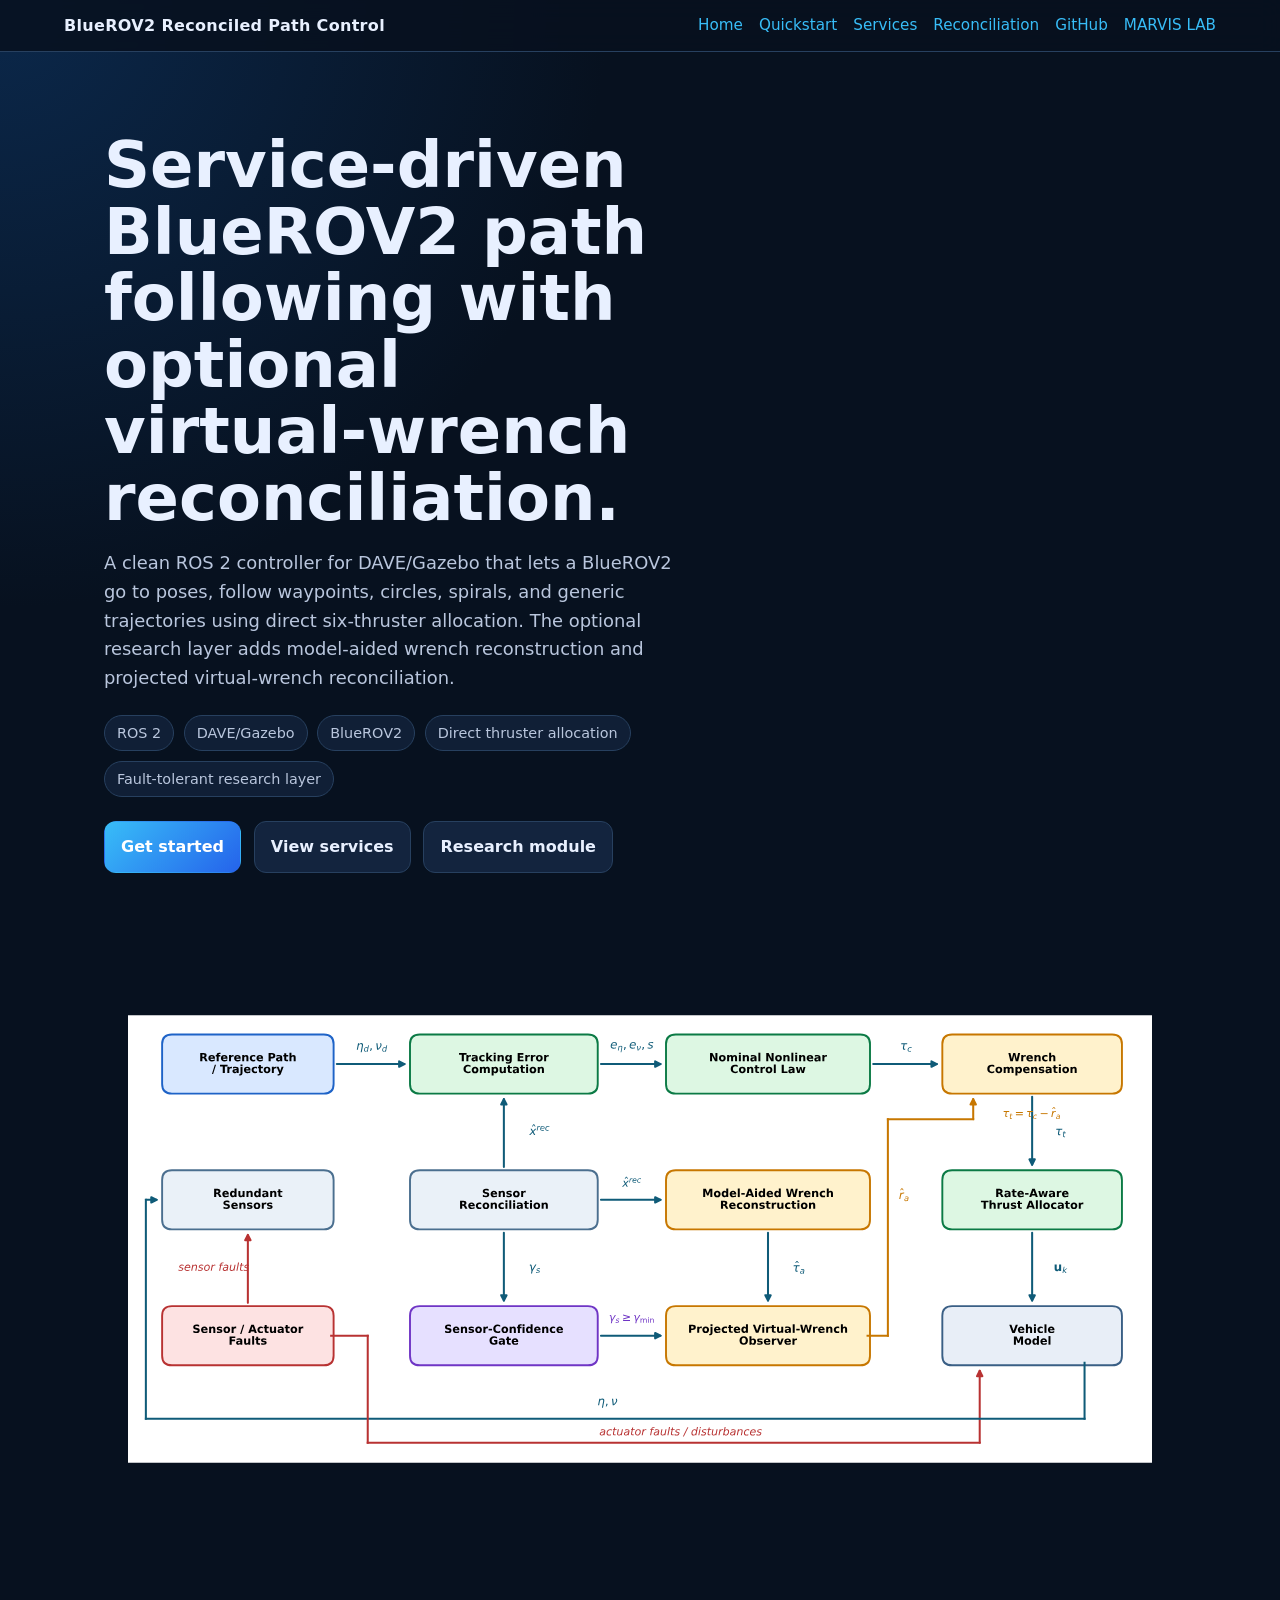
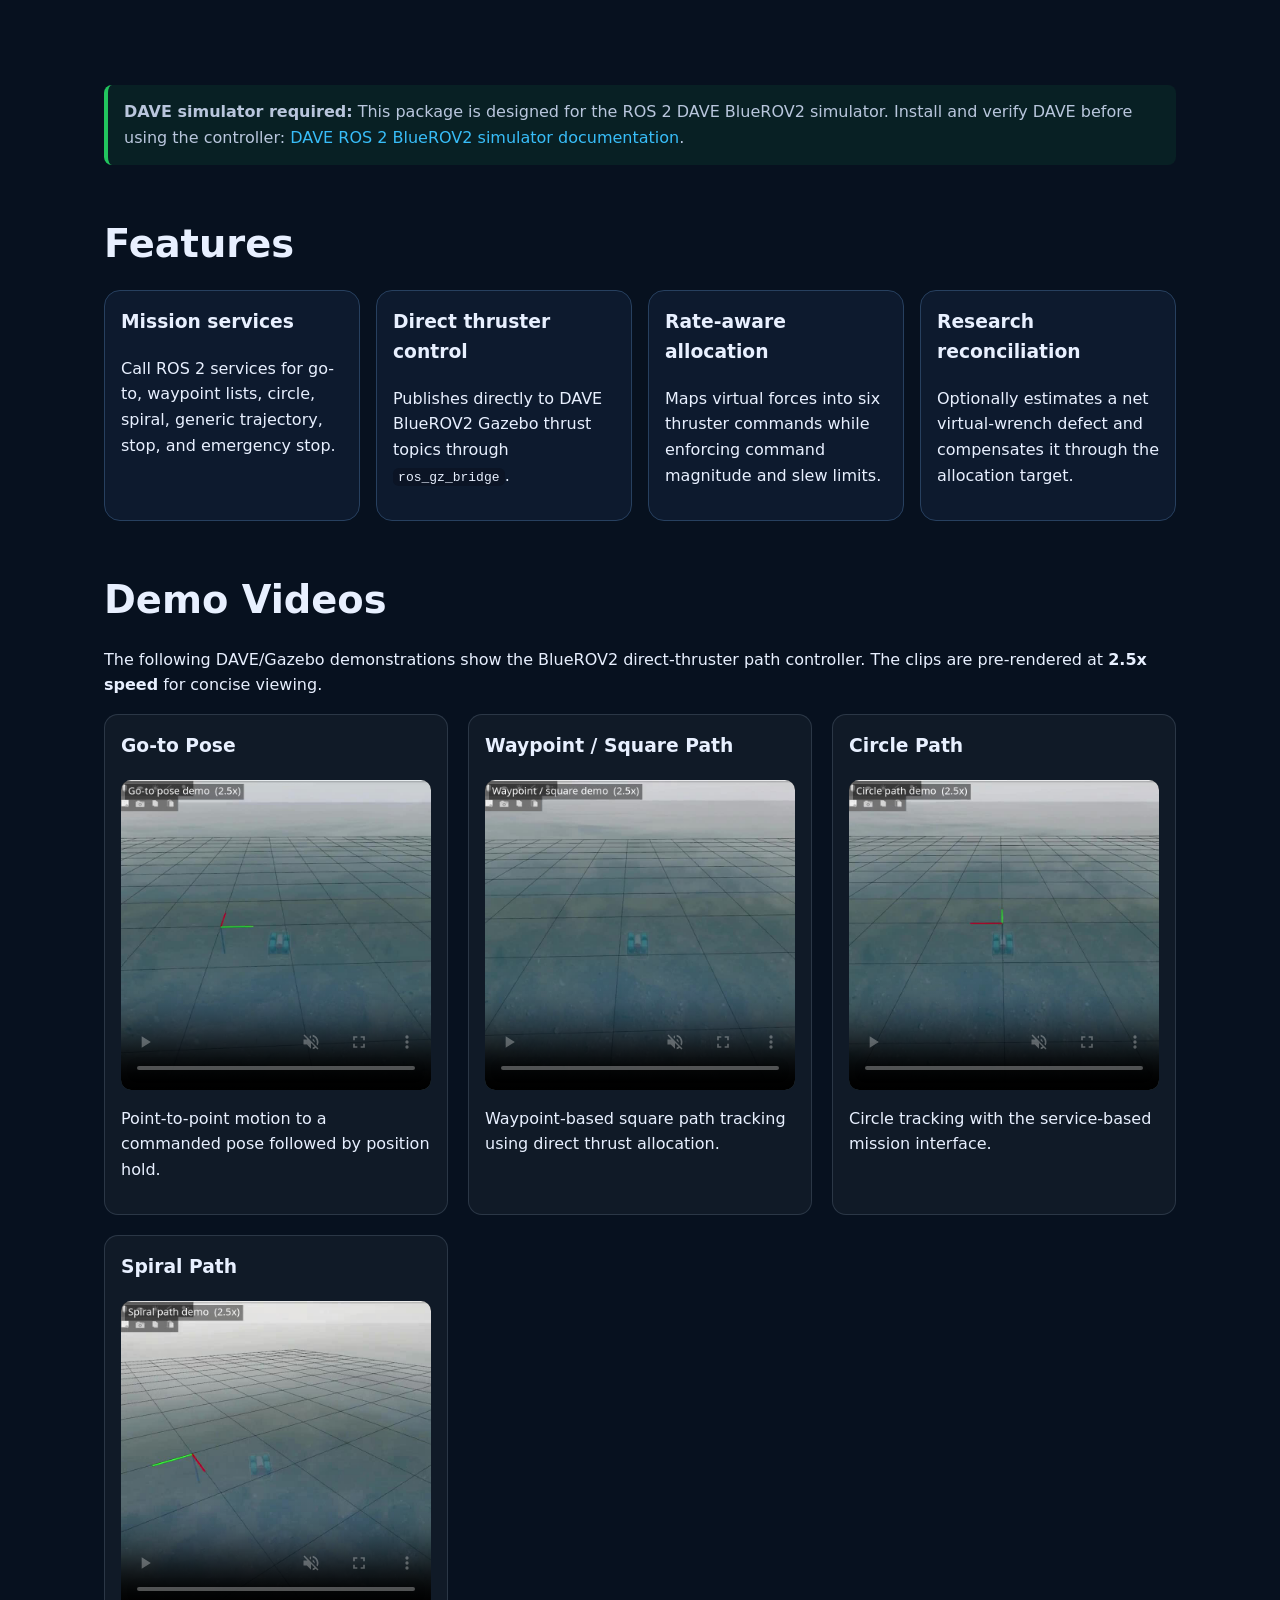
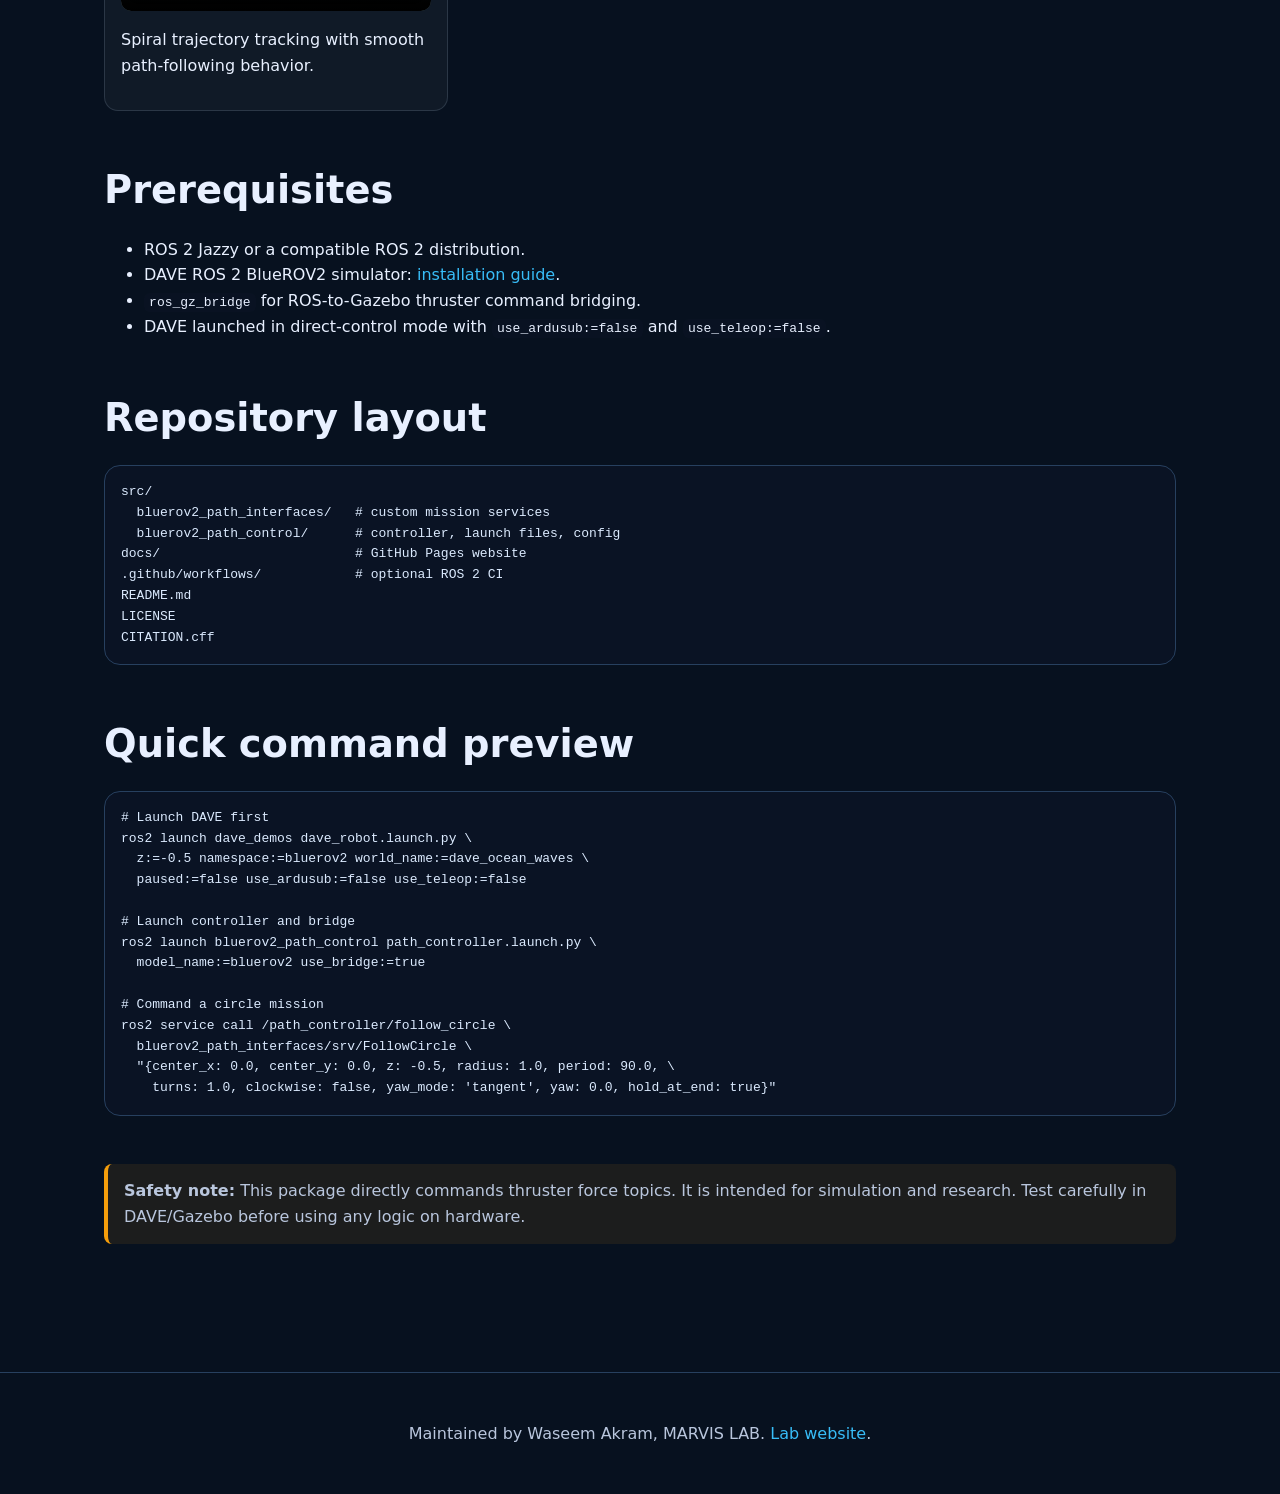
<file: docs/index.html>
<!doctype html>
<html lang="en">
<head>
  <meta charset="utf-8" />
  <meta name="viewport" content="width=device-width, initial-scale=1" />
  <title>BlueROV2 Reconciled Path Control</title>
  <meta name="description" content="ROS 2 direct-thruster path-following controller for BlueROV2 in DAVE/Gazebo with optional model-aided virtual-wrench reconciliation." />
  <link rel="stylesheet" href="assets/style.css" />
</head>
<body>
<nav>
  <div class="brand">BlueROV2 Reconciled Path Control</div>
  <div class="links">
    <a href="index.html">Home</a>
    <a href="quickstart.html">Quickstart</a>
    <a href="api.html">Services</a>
    <a href="reconciliation.html">Reconciliation</a>
    <a href="https://github.com/drwa92/bluerov2_reconciled_path_control_ros2">GitHub</a>
    <a href="https://drwa92.github.io/marvis-lab/">MARVIS LAB</a>
  </div>
</nav>
<header class="hero">
  <div>
    <h1>Service-driven BlueROV2 path following with optional virtual-wrench reconciliation.</h1>
    <p>
      A clean ROS 2 controller for DAVE/Gazebo that lets a BlueROV2 go to poses,
      follow waypoints, circles, spirals, and generic trajectories using direct six-thruster allocation.
      The optional research layer adds model-aided wrench reconstruction and projected virtual-wrench reconciliation.
    </p>
    <div class="badges">
      <span class="badge">ROS 2</span><span class="badge">DAVE/Gazebo</span><span class="badge">BlueROV2</span>
      <span class="badge">Direct thruster allocation</span><span class="badge">Fault-tolerant research layer</span>
    </div>
    <div class="actions">
      <a class="button primary" href="quickstart.html">Get started</a>
      <a class="button" href="api.html">View services</a>
      <a class="button" href="reconciliation.html">Research module</a>
    </div>
  </div>

 <div class="card diagram-card">
  <img class="diagram" src="assets/fig_sg_pvwr_framework_final.svg" alt="SG-PVWR framework diagram" />
</div>
</header>
<main>
  <section class="callout">
    <strong>DAVE simulator required:</strong>
    This package is designed for the ROS 2 DAVE BlueROV2 simulator. Install and verify DAVE before using the controller:
    <a href="https://dave-ros2.notion.site/?v=d54cc8422868455888cc629d8e6117a9">DAVE ROS 2 BlueROV2 simulator documentation</a>.
  </section>

  <section>
    <h2>Features</h2>
    <div class="grid">
      <div class="feature"><h3>Mission services</h3><p>Call ROS 2 services for go-to, waypoint lists, circle, spiral, generic trajectory, stop, and emergency stop.</p></div>
      <div class="feature"><h3>Direct thruster control</h3><p>Publishes directly to DAVE BlueROV2 Gazebo thrust topics through <code>ros_gz_bridge</code>.</p></div>
      <div class="feature"><h3>Rate-aware allocation</h3><p>Maps virtual forces into six thruster commands while enforcing command magnitude and slew limits.</p></div>
      <div class="feature"><h3>Research reconciliation</h3><p>Optionally estimates a net virtual-wrench defect and compensates it through the allocation target.</p></div>
    </div>
  </section>
<section class="section" id="demo-videos">
  <h2>Demo Videos</h2>
  <p>
    The following DAVE/Gazebo demonstrations show the BlueROV2 direct-thruster path controller.
    The clips are pre-rendered at <strong>2.5x speed</strong> for concise viewing.
  </p>

  <div class="video-grid">
    <article class="video-card">
      <h3>Go-to Pose</h3>
      <video controls muted playsinline preload="metadata" poster="assets/videos/goto_demo.jpg">
        <source src="assets/videos/goto_demo.mp4" type="video/mp4" />
        Your browser does not support the video tag.
      </video>
      <p>Point-to-point motion to a commanded pose followed by position hold.</p>
    </article>

    <article class="video-card">
      <h3>Waypoint / Square Path</h3>
      <video controls muted playsinline preload="metadata" poster="assets/videos/waypoint_square_demo.jpg">
        <source src="assets/videos/waypoint_square_demo.mp4" type="video/mp4" />
        Your browser does not support the video tag.
      </video>
      <p>Waypoint-based square path tracking using direct thrust allocation.</p>
    </article>

    <article class="video-card">
      <h3>Circle Path</h3>
      <video controls muted playsinline preload="metadata" poster="assets/videos/circle_demo.jpg">
        <source src="assets/videos/circle_demo.mp4" type="video/mp4" />
        Your browser does not support the video tag.
      </video>
      <p>Circle tracking with the service-based mission interface.</p>
    </article>

    <article class="video-card">
      <h3>Spiral Path</h3>
      <video controls muted playsinline preload="metadata" poster="assets/videos/spiral_demo.jpg">
        <source src="assets/videos/spiral_demo.mp4" type="video/mp4" />
        Your browser does not support the video tag.
      </video>
      <p>Spiral trajectory tracking with smooth path-following behavior.</p>
    </article>
  </div>
</section>
  <section>
    <h2>Prerequisites</h2>
    <ul>
      <li>ROS 2 Jazzy or a compatible ROS 2 distribution.</li>
      <li>DAVE ROS 2 BlueROV2 simulator: <a href="https://dave-ros2.notion.site/?v=d54cc8422868455888cc629d8e6117a9">installation guide</a>.</li>
      <li><code>ros_gz_bridge</code> for ROS-to-Gazebo thruster command bridging.</li>
      <li>DAVE launched in direct-control mode with <code>use_ardusub:=false</code> and <code>use_teleop:=false</code>.</li>
    </ul>
  </section>

  <section>
    <h2>Repository layout</h2>
<pre><code>src/
  bluerov2_path_interfaces/   # custom mission services
  bluerov2_path_control/      # controller, launch files, config
docs/                         # GitHub Pages website
.github/workflows/            # optional ROS 2 CI
README.md
LICENSE
CITATION.cff</code></pre>
  </section>

  <section>
    <h2>Quick command preview</h2>
<pre><code># Launch DAVE first
ros2 launch dave_demos dave_robot.launch.py \
  z:=-0.5 namespace:=bluerov2 world_name:=dave_ocean_waves \
  paused:=false use_ardusub:=false use_teleop:=false

# Launch controller and bridge
ros2 launch bluerov2_path_control path_controller.launch.py \
  model_name:=bluerov2 use_bridge:=true

# Command a circle mission
ros2 service call /path_controller/follow_circle \
  bluerov2_path_interfaces/srv/FollowCircle \
  "{center_x: 0.0, center_y: 0.0, z: -0.5, radius: 1.0, period: 90.0, \
    turns: 1.0, clockwise: false, yaw_mode: 'tangent', yaw: 0.0, hold_at_end: true}"</code></pre>
  </section>

  <section class="callout warning">
    <strong>Safety note:</strong> This package directly commands thruster force topics. It is intended for simulation and research. Test carefully in DAVE/Gazebo before using any logic on hardware.
  </section>
</main>
<footer><p>Maintained by Waseem Akram, MARVIS LAB. <a href="https://drwa92.github.io/marvis-lab/">Lab website</a>.</p></footer>
</body>
</html>
</file>
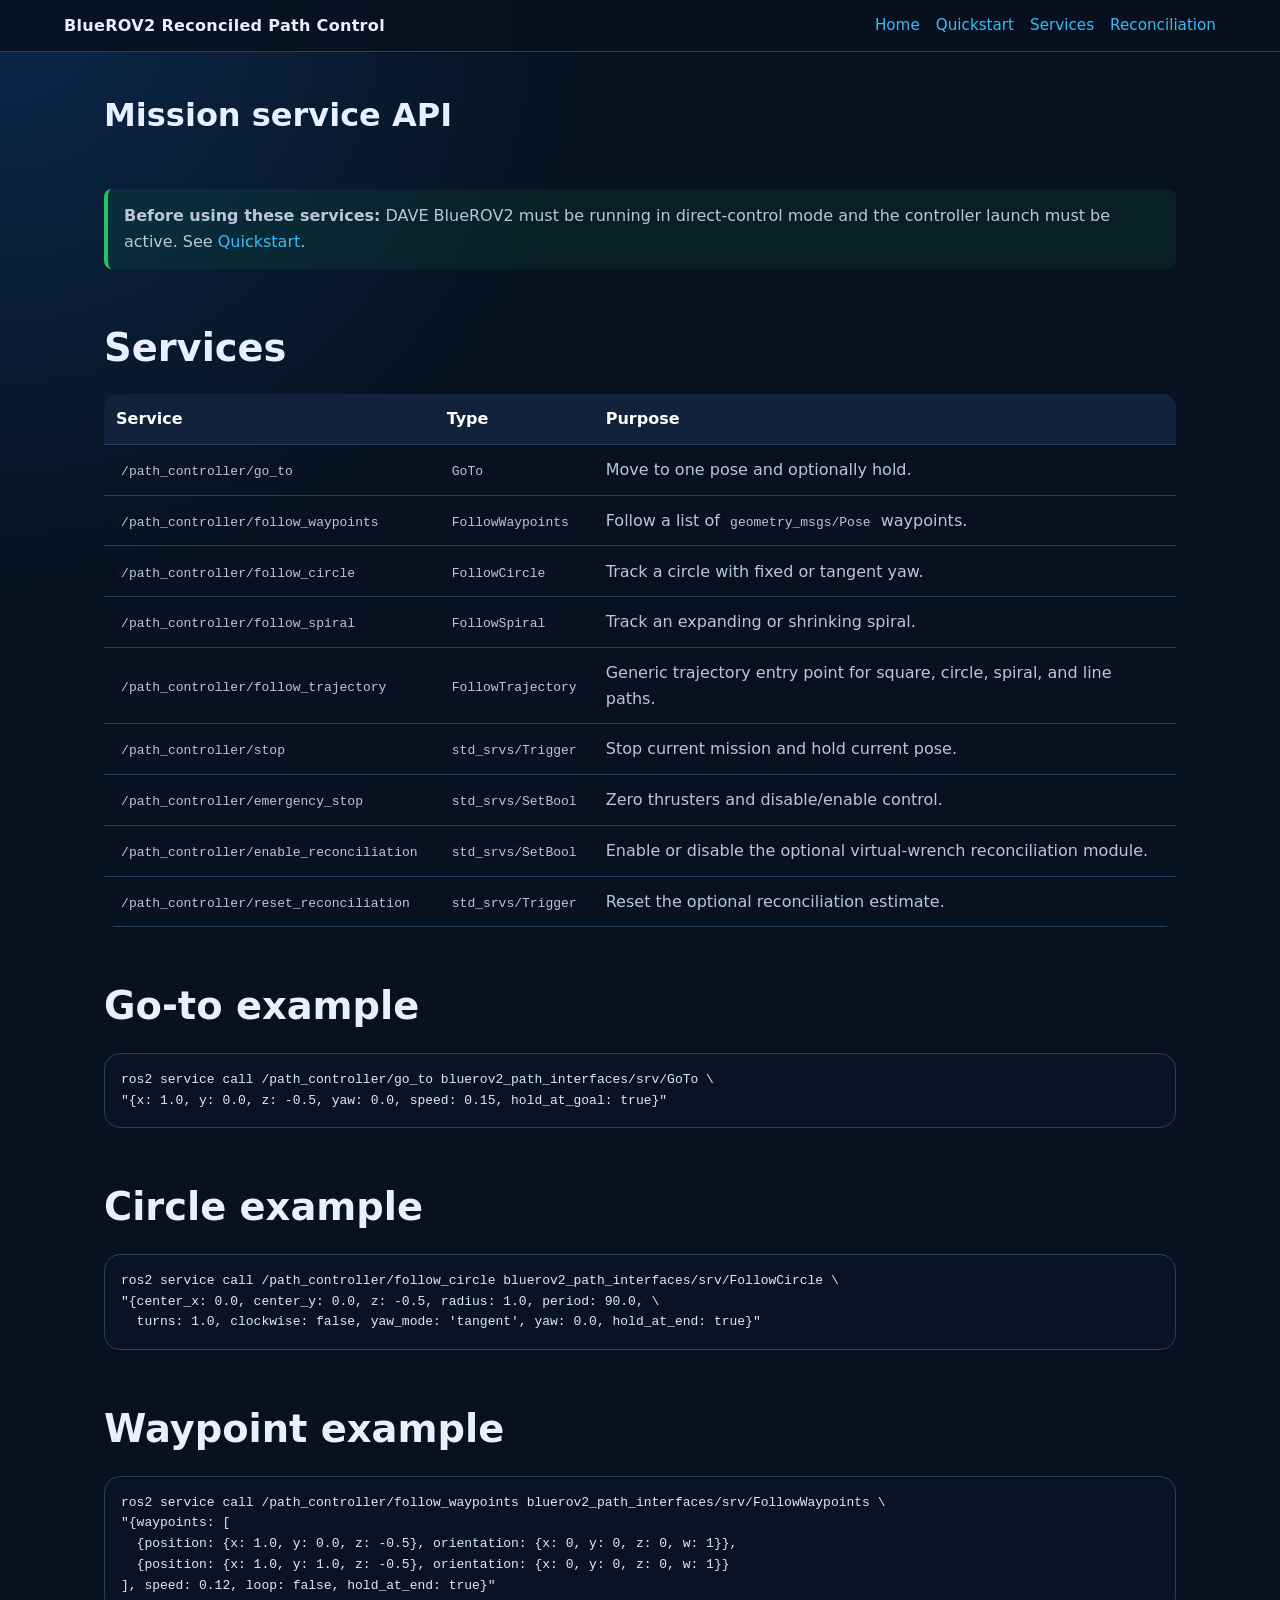
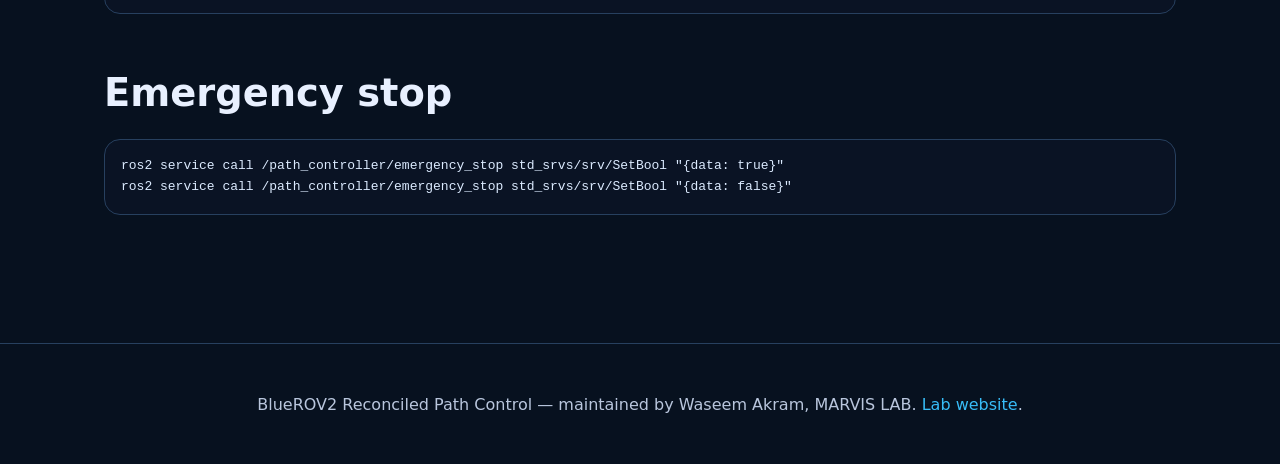
<file: docs/api.html>
<!doctype html>
<html lang="en"><head><meta charset="utf-8"/><meta name="viewport" content="width=device-width, initial-scale=1"/><title>Services | BlueROV2 Reconciled Path Control</title><link rel="stylesheet" href="assets/style.css"/></head>
<body><nav><div class="brand">BlueROV2 Reconciled Path Control</div><div class="links"><a href="index.html">Home</a><a href="quickstart.html">Quickstart</a><a href="api.html">Services</a><a href="reconciliation.html">Reconciliation</a></div></nav>
<main><h1>Mission service API</h1>
<section class="callout"><strong>Before using these services:</strong> DAVE BlueROV2 must be running in direct-control mode and the controller launch must be active. See <a href="quickstart.html">Quickstart</a>.</section>
<section><h2>Services</h2>
<table><thead><tr><th>Service</th><th>Type</th><th>Purpose</th></tr></thead><tbody>
<tr><td><code>/path_controller/go_to</code></td><td><code>GoTo</code></td><td>Move to one pose and optionally hold.</td></tr>
<tr><td><code>/path_controller/follow_waypoints</code></td><td><code>FollowWaypoints</code></td><td>Follow a list of <code>geometry_msgs/Pose</code> waypoints.</td></tr>
<tr><td><code>/path_controller/follow_circle</code></td><td><code>FollowCircle</code></td><td>Track a circle with fixed or tangent yaw.</td></tr>
<tr><td><code>/path_controller/follow_spiral</code></td><td><code>FollowSpiral</code></td><td>Track an expanding or shrinking spiral.</td></tr>
<tr><td><code>/path_controller/follow_trajectory</code></td><td><code>FollowTrajectory</code></td><td>Generic trajectory entry point for square, circle, spiral, and line paths.</td></tr>
<tr><td><code>/path_controller/stop</code></td><td><code>std_srvs/Trigger</code></td><td>Stop current mission and hold current pose.</td></tr>
<tr><td><code>/path_controller/emergency_stop</code></td><td><code>std_srvs/SetBool</code></td><td>Zero thrusters and disable/enable control.</td></tr>
<tr><td><code>/path_controller/enable_reconciliation</code></td><td><code>std_srvs/SetBool</code></td><td>Enable or disable the optional virtual-wrench reconciliation module.</td></tr>
<tr><td><code>/path_controller/reset_reconciliation</code></td><td><code>std_srvs/Trigger</code></td><td>Reset the optional reconciliation estimate.</td></tr>
</tbody></table></section>

<section><h2>Go-to example</h2>
<pre><code>ros2 service call /path_controller/go_to bluerov2_path_interfaces/srv/GoTo \
"{x: 1.0, y: 0.0, z: -0.5, yaw: 0.0, speed: 0.15, hold_at_goal: true}"</code></pre>
</section>

<section><h2>Circle example</h2>
<pre><code>ros2 service call /path_controller/follow_circle bluerov2_path_interfaces/srv/FollowCircle \
"{center_x: 0.0, center_y: 0.0, z: -0.5, radius: 1.0, period: 90.0, \
  turns: 1.0, clockwise: false, yaw_mode: 'tangent', yaw: 0.0, hold_at_end: true}"</code></pre>
</section>
<section><h2>Waypoint example</h2>
<pre><code>ros2 service call /path_controller/follow_waypoints bluerov2_path_interfaces/srv/FollowWaypoints \
"{waypoints: [
  {position: {x: 1.0, y: 0.0, z: -0.5}, orientation: {x: 0, y: 0, z: 0, w: 1}},
  {position: {x: 1.0, y: 1.0, z: -0.5}, orientation: {x: 0, y: 0, z: 0, w: 1}}
], speed: 0.12, loop: false, hold_at_end: true}"</code></pre>
</section>

<section><h2>Emergency stop</h2>
<pre><code>ros2 service call /path_controller/emergency_stop std_srvs/srv/SetBool "{data: true}"
ros2 service call /path_controller/emergency_stop std_srvs/srv/SetBool "{data: false}"</code></pre>
</section>
</main><footer><p>BlueROV2 Reconciled Path Control &mdash; maintained by Waseem Akram, MARVIS LAB. <a href="https://drwa92.github.io/marvis-lab/">Lab website</a>.</p></footer>
</body></html>
</file>
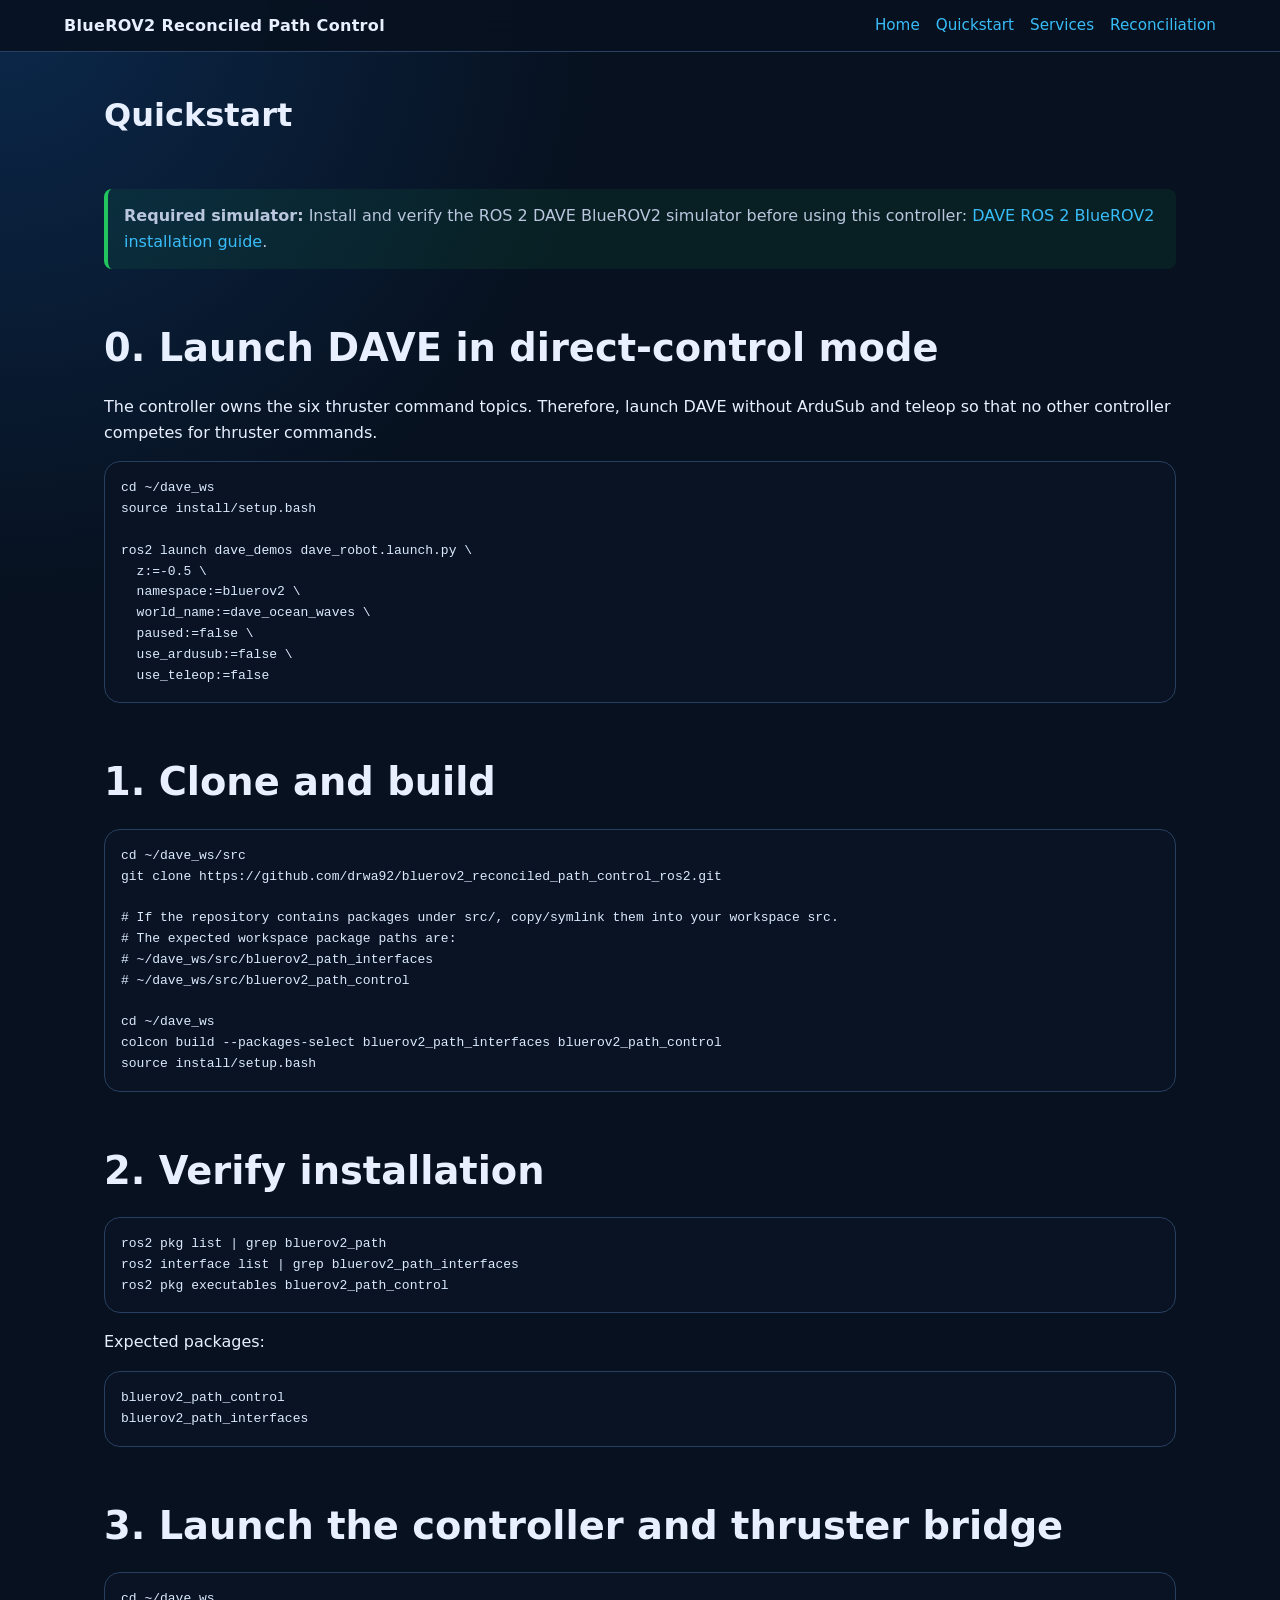
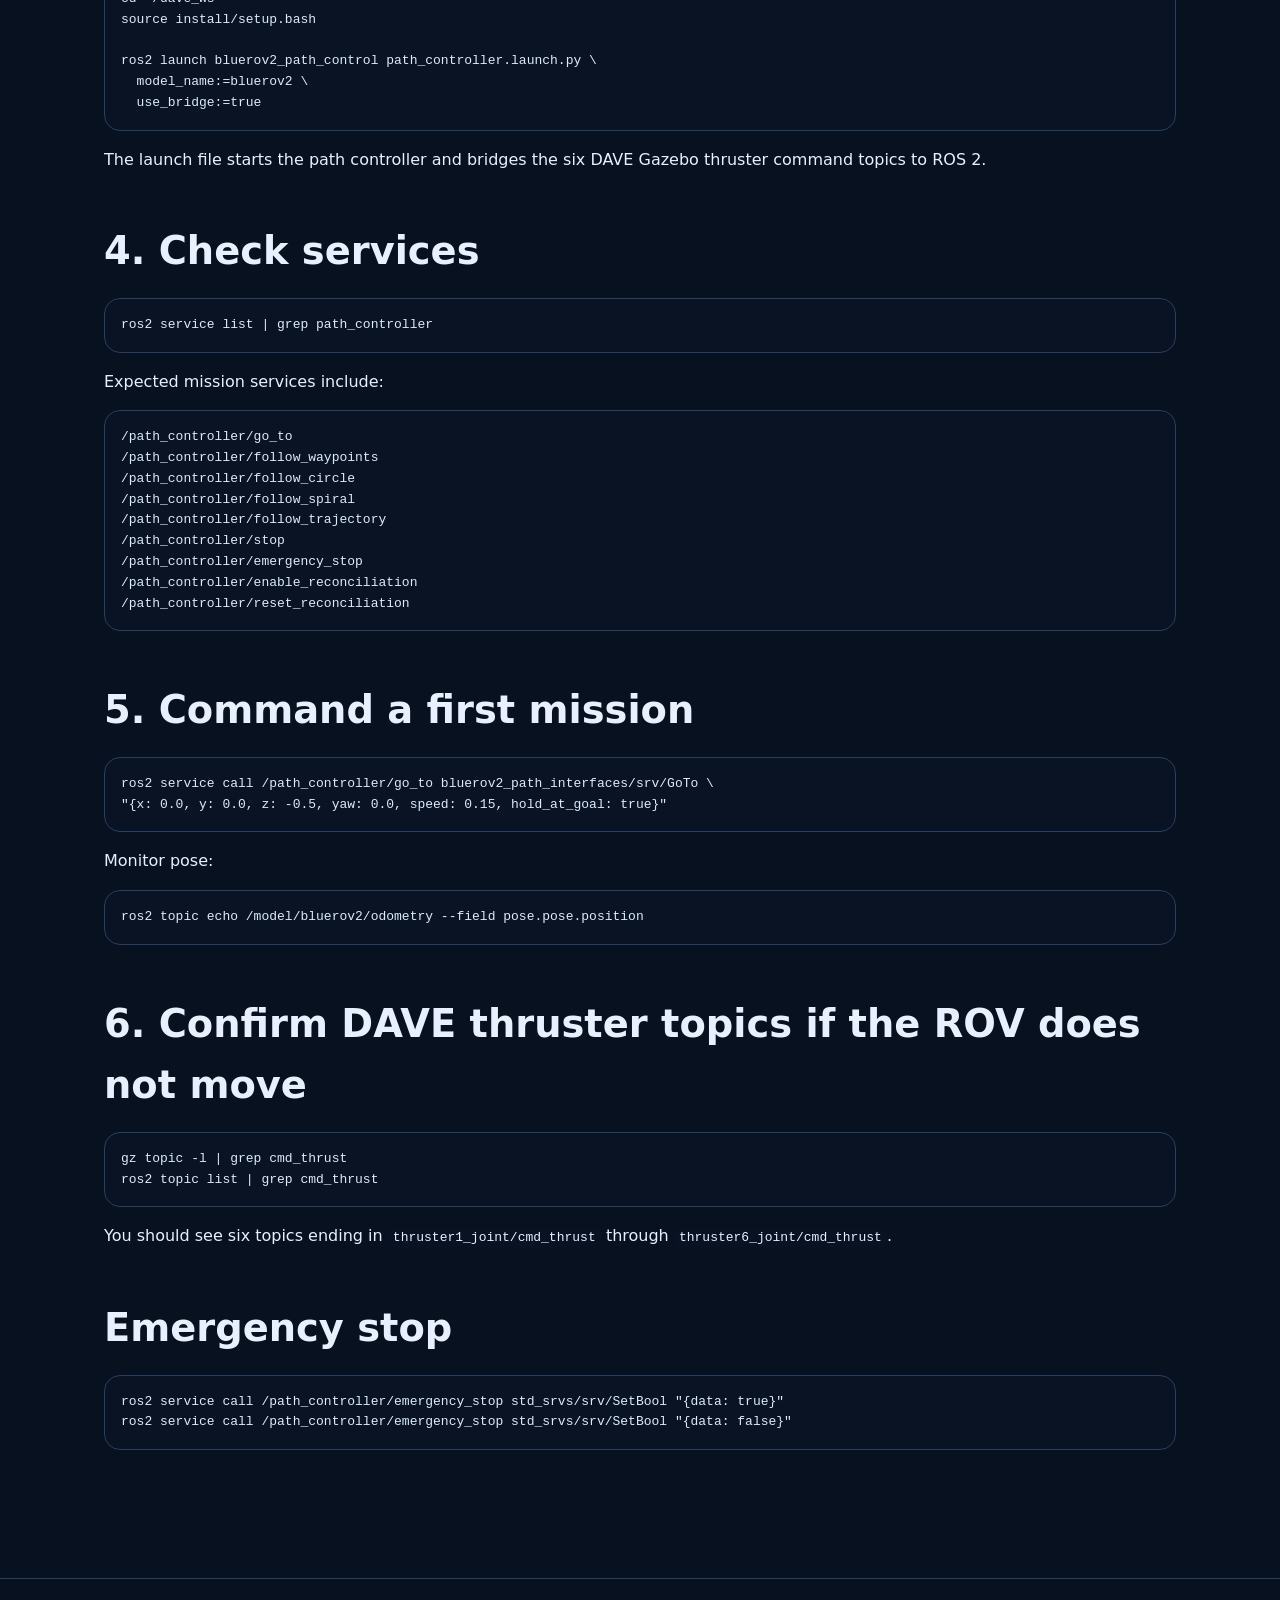
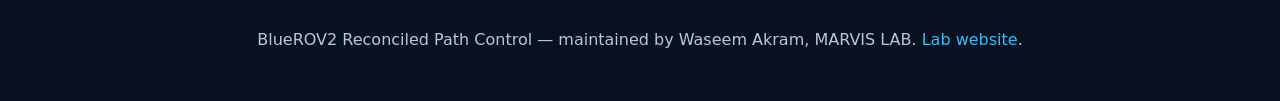
<file: docs/quickstart.html>
<!doctype html>
<html lang="en">
<head>
  <meta charset="utf-8"/>
  <meta name="viewport" content="width=device-width, initial-scale=1"/>
  <title>Quickstart | BlueROV2 Reconciled Path Control</title>
  <link rel="stylesheet" href="assets/style.css"/>
</head>
<body>
<nav><div class="brand">BlueROV2 Reconciled Path Control</div><div class="links"><a href="index.html">Home</a><a href="quickstart.html">Quickstart</a><a href="api.html">Services</a><a href="reconciliation.html">Reconciliation</a></div></nav>
<main>
<h1>Quickstart</h1>
<section class="callout">
  <strong>Required simulator:</strong> Install and verify the ROS 2 DAVE BlueROV2 simulator before using this controller:
  <a href="https://dave-ros2.notion.site/?v=d54cc8422868455888cc629d8e6117a9">DAVE ROS 2 BlueROV2 installation guide</a>.
</section>

<section><h2>0. Launch DAVE in direct-control mode</h2>
<p>The controller owns the six thruster command topics. Therefore, launch DAVE without ArduSub and teleop so that no other controller competes for thruster commands.</p>
<pre><code>cd ~/dave_ws
source install/setup.bash

ros2 launch dave_demos dave_robot.launch.py \
  z:=-0.5 \
  namespace:=bluerov2 \
  world_name:=dave_ocean_waves \
  paused:=false \
  use_ardusub:=false \
  use_teleop:=false</code></pre>
</section>

<section><h2>1. Clone and build</h2>
<pre><code>cd ~/dave_ws/src
git clone https://github.com/drwa92/bluerov2_reconciled_path_control_ros2.git

# If the repository contains packages under src/, copy/symlink them into your workspace src.
# The expected workspace package paths are:
# ~/dave_ws/src/bluerov2_path_interfaces
# ~/dave_ws/src/bluerov2_path_control

cd ~/dave_ws
colcon build --packages-select bluerov2_path_interfaces bluerov2_path_control
source install/setup.bash</code></pre>
</section>

<section><h2>2. Verify installation</h2>
<pre><code>ros2 pkg list | grep bluerov2_path
ros2 interface list | grep bluerov2_path_interfaces
ros2 pkg executables bluerov2_path_control</code></pre>
<p>Expected packages:</p>
<pre><code>bluerov2_path_control
bluerov2_path_interfaces</code></pre>
</section>

<section><h2>3. Launch the controller and thruster bridge</h2>
<pre><code>cd ~/dave_ws
source install/setup.bash

ros2 launch bluerov2_path_control path_controller.launch.py \
  model_name:=bluerov2 \
  use_bridge:=true</code></pre>
<p>The launch file starts the path controller and bridges the six DAVE Gazebo thruster command topics to ROS 2.</p>
</section>

<section><h2>4. Check services</h2>
<pre><code>ros2 service list | grep path_controller</code></pre>
<p>Expected mission services include:</p>
<pre><code>/path_controller/go_to
/path_controller/follow_waypoints
/path_controller/follow_circle
/path_controller/follow_spiral
/path_controller/follow_trajectory
/path_controller/stop
/path_controller/emergency_stop
/path_controller/enable_reconciliation
/path_controller/reset_reconciliation</code></pre>
</section>

<section><h2>5. Command a first mission</h2>
<pre><code>ros2 service call /path_controller/go_to bluerov2_path_interfaces/srv/GoTo \
"{x: 0.0, y: 0.0, z: -0.5, yaw: 0.0, speed: 0.15, hold_at_goal: true}"</code></pre>
<p>Monitor pose:</p>
<pre><code>ros2 topic echo /model/bluerov2/odometry --field pose.pose.position</code></pre>
</section>

<section><h2>6. Confirm DAVE thruster topics if the ROV does not move</h2>
<pre><code>gz topic -l | grep cmd_thrust
ros2 topic list | grep cmd_thrust</code></pre>
<p>You should see six topics ending in <code>thruster1_joint/cmd_thrust</code> through <code>thruster6_joint/cmd_thrust</code>.</p>
</section>

<section><h2>Emergency stop</h2>
<pre><code>ros2 service call /path_controller/emergency_stop std_srvs/srv/SetBool "{data: true}"
ros2 service call /path_controller/emergency_stop std_srvs/srv/SetBool "{data: false}"</code></pre>
</section>
</main><footer><p>BlueROV2 Reconciled Path Control &mdash; maintained by Waseem Akram, MARVIS LAB. <a href="https://drwa92.github.io/marvis-lab/">Lab website</a>.</p></footer>
</body></html>
</file>
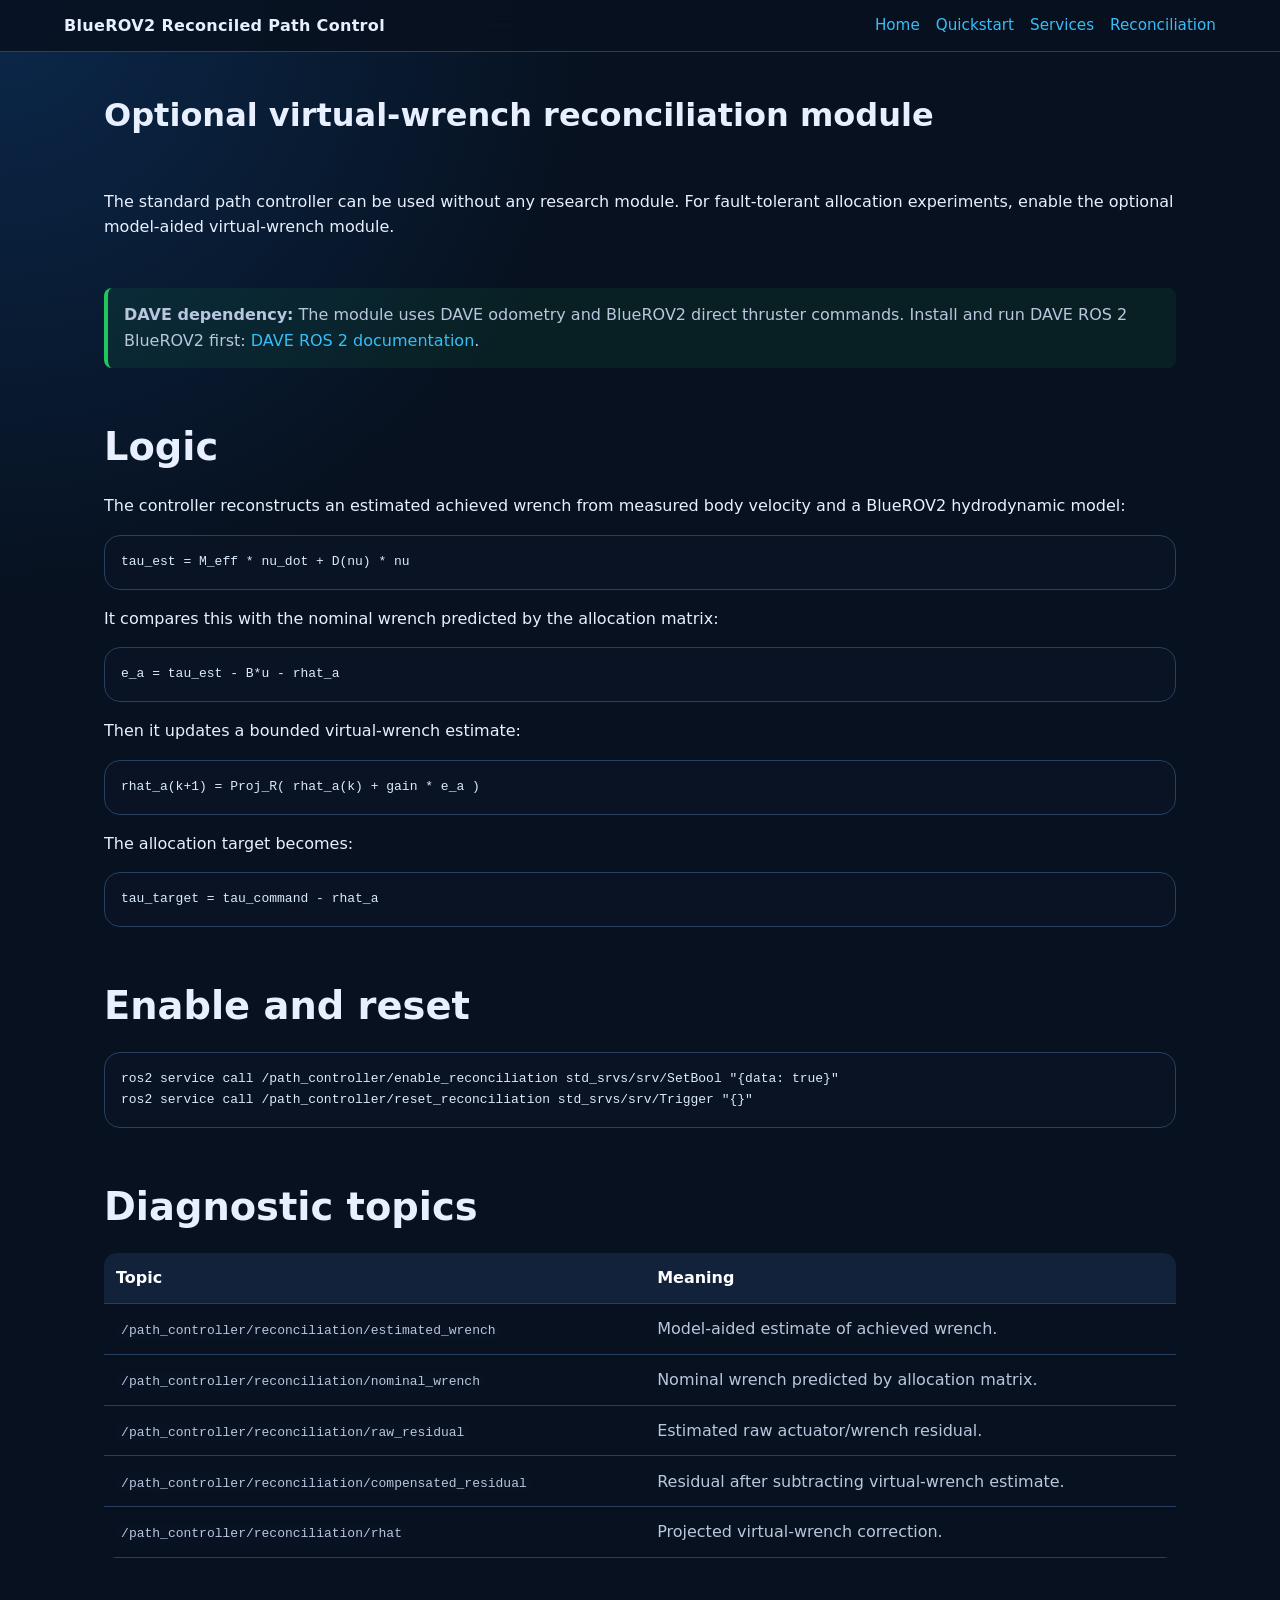
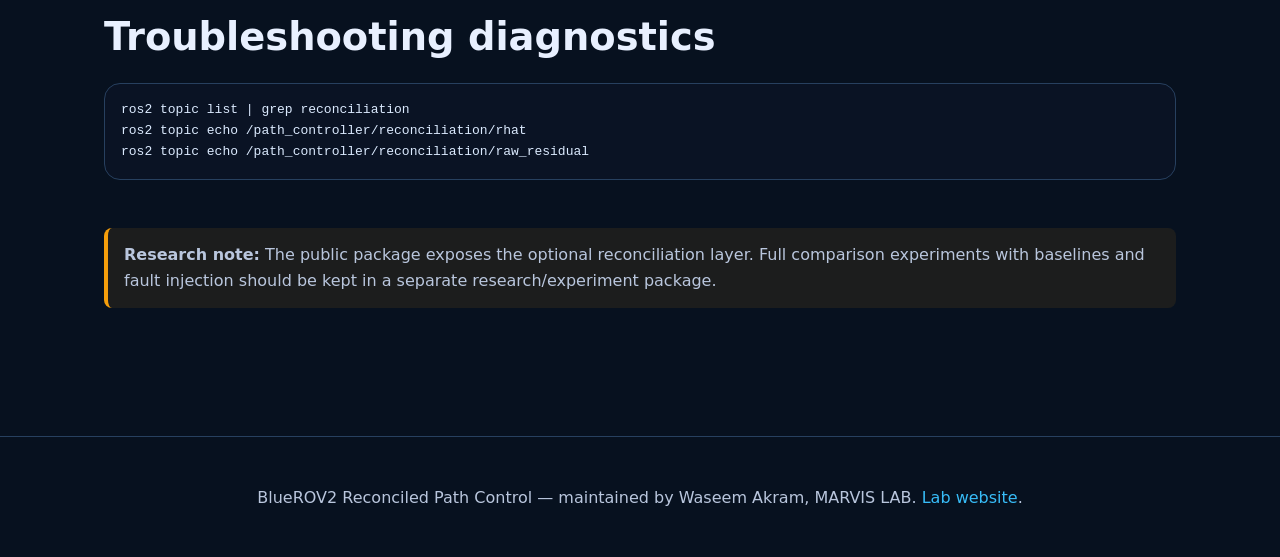
<file: docs/reconciliation.html>
<!doctype html>
<html lang="en"><head><meta charset="utf-8"/><meta name="viewport" content="width=device-width, initial-scale=1"/><title>Reconciliation | BlueROV2 Reconciled Path Control</title><link rel="stylesheet" href="assets/style.css"/></head>
<body><nav><div class="brand">BlueROV2 Reconciled Path Control</div><div class="links"><a href="index.html">Home</a><a href="quickstart.html">Quickstart</a><a href="api.html">Services</a><a href="reconciliation.html">Reconciliation</a></div></nav>
<main><h1>Optional virtual-wrench reconciliation module</h1>
<section><p>The standard path controller can be used without any research module. For fault-tolerant allocation experiments, enable the optional model-aided virtual-wrench module.</p></section>
<section class="callout"><strong>DAVE dependency:</strong> The module uses DAVE odometry and BlueROV2 direct thruster commands. Install and run DAVE ROS 2 BlueROV2 first: <a href="https://dave-ros2.notion.site/?v=d54cc8422868455888cc629d8e6117a9">DAVE ROS 2 documentation</a>.</section>
<section><h2>Logic</h2>
<p>The controller reconstructs an estimated achieved wrench from measured body velocity and a BlueROV2 hydrodynamic model:</p>
<pre><code>tau_est = M_eff * nu_dot + D(nu) * nu</code></pre>
<p>It compares this with the nominal wrench predicted by the allocation matrix:</p>
<pre><code>e_a = tau_est - B*u - rhat_a</code></pre>
<p>Then it updates a bounded virtual-wrench estimate:</p>
<pre><code>rhat_a(k+1) = Proj_R( rhat_a(k) + gain * e_a )</code></pre>
<p>The allocation target becomes:</p>
<pre><code>tau_target = tau_command - rhat_a</code></pre>
</section>
<section><h2>Enable and reset</h2>
<pre><code>ros2 service call /path_controller/enable_reconciliation std_srvs/srv/SetBool "{data: true}"
ros2 service call /path_controller/reset_reconciliation std_srvs/srv/Trigger "{}"</code></pre>
</section>
<section><h2>Diagnostic topics</h2>
<table><thead><tr><th>Topic</th><th>Meaning</th></tr></thead><tbody>
<tr><td><code>/path_controller/reconciliation/estimated_wrench</code></td><td>Model-aided estimate of achieved wrench.</td></tr>
<tr><td><code>/path_controller/reconciliation/nominal_wrench</code></td><td>Nominal wrench predicted by allocation matrix.</td></tr>
<tr><td><code>/path_controller/reconciliation/raw_residual</code></td><td>Estimated raw actuator/wrench residual.</td></tr>
<tr><td><code>/path_controller/reconciliation/compensated_residual</code></td><td>Residual after subtracting virtual-wrench estimate.</td></tr>
<tr><td><code>/path_controller/reconciliation/rhat</code></td><td>Projected virtual-wrench correction.</td></tr>
</tbody></table>
</section>
<section><h2>Troubleshooting diagnostics</h2>
<pre><code>ros2 topic list | grep reconciliation
ros2 topic echo /path_controller/reconciliation/rhat
ros2 topic echo /path_controller/reconciliation/raw_residual</code></pre>
</section>
<section class="callout warning"><strong>Research note:</strong> The public package exposes the optional reconciliation layer. Full comparison experiments with baselines and fault injection should be kept in a separate research/experiment package.</section>
</main><footer><p>BlueROV2 Reconciled Path Control &mdash; maintained by Waseem Akram, MARVIS LAB. <a href="https://drwa92.github.io/marvis-lab/">Lab website</a>.</p></footer>
</body></html>
</file>
<file: docs/assets/style.css>
:root {
  --bg: #07111f;
  --panel: #0f1d33;
  --panel2: #13243e;
  --text: #e8f0ff;
  --muted: #b9c6dd;
  --accent: #38bdf8;
  --accent2: #22c55e;
  --warn: #f59e0b;
  --line: #27405f;
  --code: #0a1324;
}
.video-grid {
  display: grid;
  grid-template-columns: repeat(auto-fit, minmax(260px, 1fr));
  gap: 1.25rem;
  margin-top: 1rem;
}

.video-card {
  border: 1px solid rgba(120, 140, 160, 0.25);
  border-radius: 14px;
  padding: 1rem;
  background: rgba(255, 255, 255, 0.04);
}

.video-card video {
  width: 100%;
  border-radius: 10px;
  display: block;
  background: #000;
}

.video-card h3 {
  margin-top: 0;
}
* { box-sizing: border-box; }
html { scroll-behavior: smooth; }
body {
  margin: 0;
  font-family: Inter, ui-sans-serif, system-ui, -apple-system, Segoe UI, Roboto, Arial, sans-serif;
  background: radial-gradient(circle at top left, #0b284b 0, var(--bg) 38rem);
  color: var(--text);
  line-height: 1.6;
}
a { color: var(--accent); text-decoration: none; }
a:hover { text-decoration: underline; }
nav {
  position: sticky;
  top: 0;
  z-index: 10;
  display: flex;
  align-items: center;
  justify-content: space-between;
  gap: 1rem;
  padding: 0.8rem min(6vw, 4rem);
  background: rgba(7,17,31,.86);
  backdrop-filter: blur(12px);
  border-bottom: 1px solid var(--line);
}
nav .brand { font-weight: 800; letter-spacing: .02em; }
nav .links { display: flex; gap: 1rem; flex-wrap: wrap; font-size: .95rem; }
.hero {
  padding: 5rem min(6vw, 4rem) 3rem;
  max-width: 1200px;
  margin: 0 auto;
  display: grid;
  grid-template-columns: minmax(0, 1.1fr) minmax(280px, .9fr);
  gap: 2rem;
  align-items: center;
}
.hero h1 { font-size: clamp(2.2rem, 5vw, 4.8rem); line-height: 1.04; margin: 0 0 1rem; }
.hero p { color: var(--muted); font-size: 1.12rem; }
.badges { display: flex; flex-wrap: wrap; gap: .6rem; margin: 1.4rem 0; }
.badge { border: 1px solid var(--line); background: rgba(19,36,62,.75); border-radius: 999px; padding: .35rem .75rem; color: var(--muted); font-size: .9rem; }
.actions { display: flex; gap: .8rem; flex-wrap: wrap; margin-top: 1.5rem; }
.button { display: inline-flex; align-items: center; border-radius: .75rem; padding: .75rem 1rem; font-weight: 700; border: 1px solid var(--line); background: var(--panel2); color: var(--text); }
.button.primary { background: linear-gradient(135deg, var(--accent), #2563eb); border-color: transparent; color: white; }

.card {
  overflow: hidden;
}

.diagram {
  max-width: 100%;
  min-height: 460px;
  object-fit: contain;
}
.diagram-card {
  grid-column: 1 / -1;
  padding: 24px;
}

.diagram {
  width: 100%;
  height: auto;
  min-height: 620px;
  object-fit: contain;
  display: block;
}
main { max-width: 1200px; margin: 0 auto; padding: 1rem min(6vw, 4rem) 5rem; }
section { margin: 3rem 0; }
h2 { font-size: clamp(1.6rem, 3vw, 2.4rem); margin: 0 0 1rem; }
h3 { margin-top: 1.6rem; }
.grid { display: grid; grid-template-columns: repeat(auto-fit, minmax(240px, 1fr)); gap: 1rem; }
.feature { background: rgba(15,29,51,.78); border: 1px solid var(--line); border-radius: 1rem; padding: 1rem; }
.feature h3 { margin-top: 0; }
pre { background: var(--code); border: 1px solid var(--line); border-radius: 1rem; padding: 1rem; overflow-x: auto; color: #dbeafe; }
code { background: rgba(10,19,36,.8); padding: .12rem .32rem; border-radius: .35rem; }
pre code { background: none; padding: 0; }
table { width: 100%; border-collapse: collapse; overflow: hidden; border-radius: .8rem; }
th, td { border-bottom: 1px solid var(--line); padding: .75rem; text-align: left; }
th { color: white; background: rgba(19,36,62,.9); }
td { color: var(--muted); }
.callout { border-left: 4px solid var(--accent2); background: rgba(34,197,94,.08); padding: .9rem 1rem; border-radius: .5rem; color: var(--muted); }
.warning { border-left-color: var(--warn); background: rgba(245,158,11,.09); }
footer { border-top: 1px solid var(--line); color: var(--muted); padding: 2rem min(6vw, 4rem); text-align: center; }
@media (max-width: 800px) { .hero { grid-template-columns: 1fr; padding-top: 3rem; } nav { align-items: flex-start; flex-direction: column; } }
</file>
